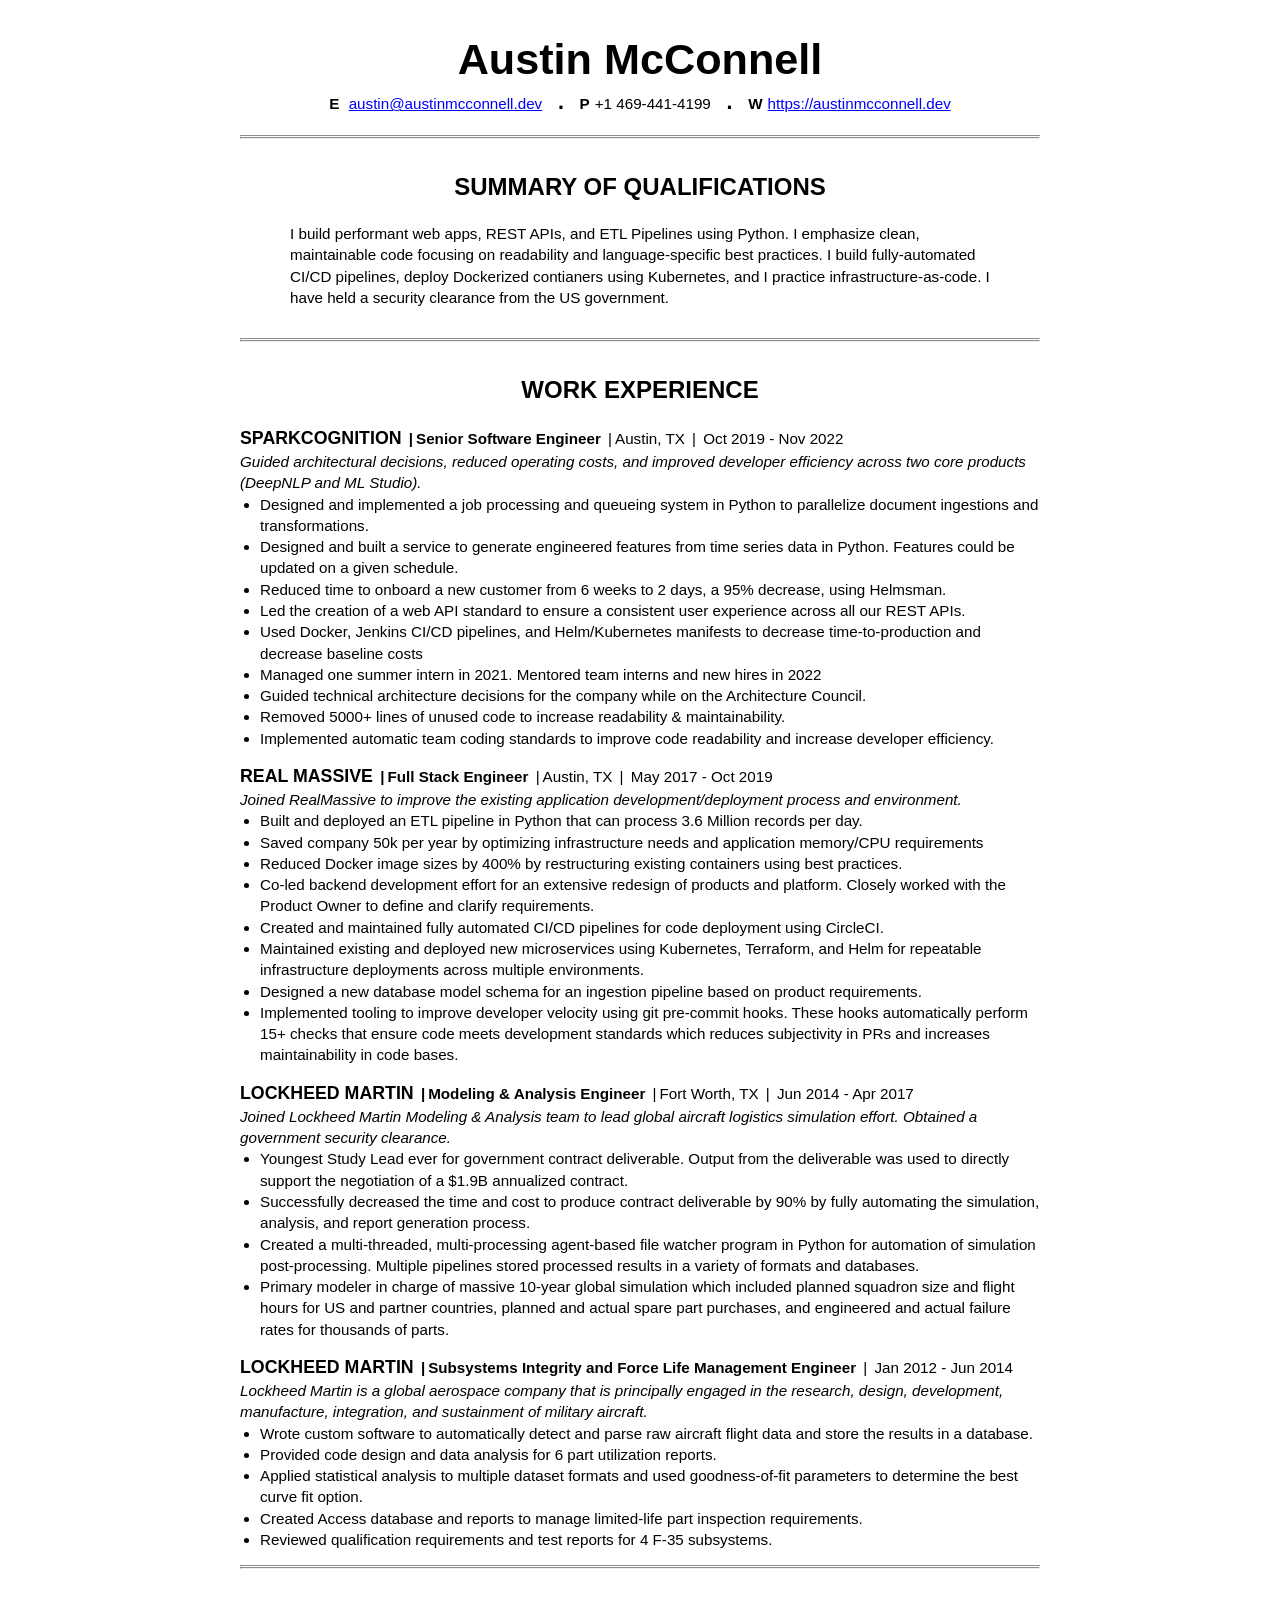
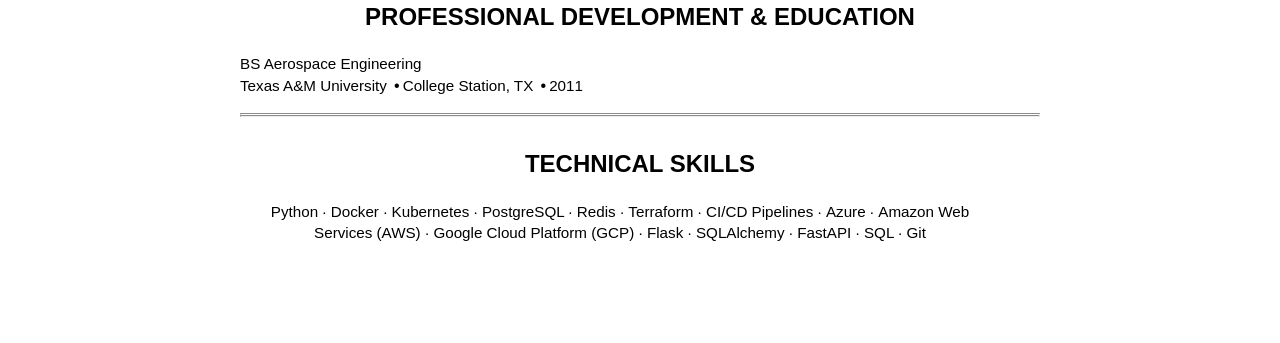
<file: resume/index.html>
<!doctype html>
<html>
    
    <head>
        <meta charset="utf-8">
        <meta name="viewport" content="width=device-width, user-scalable=no, minimal-ui">
        <title>Austin McConnell</title>
        <style>
            html {
	font-size: 12pt; /* 12pt == 16px == 100% */
}
body {
	background: #fff;
	/*font: 15px "Open Sans", Calibri, Helvetica, sans-serif;*/
	font-size: .95rem;
	font-family: Calibri, Helvetica, sans-serif;;
	line-height: 1.4;
	/*margin: 50px 0;*/
	margin-top: 0px;
	margin-bottom: 100px;
}
a, a:visited{
     color: blue;
}
em {
	color: #999;
}
p {
	line-height: 1.4;
}
ul {
	margin-bottom: 0;
}
section {
	margin-bottom: 2em;
}
blockquote {
	margin: 0;
	margin-bottom: 1em;
}
.item {
	margin-bottom: 1em;
}
#resume {
	margin: 0 auto;
	max-width: 800px;
	padding: 0 20px;
}

h1 {
	font-size: 2.7rem;
	text-align: center;
	max-height: 25px;
}

h2 {
	font-size: 1.5rem;
	text-align: center;
	text-transform: uppercase;
}

#work h3 {
	margin-bottom: 0px;
	display: inline;
	text-transform: uppercase;
}

span.position:before, span.location:before, span.date:before {
	content:'|';
	margin-left: 3px;
	margin-right: 3px;
}

#work span.position{
	font-weight: bold;
}

#basics hr.style2 {
	margin-bottom: 2em;
}

#basics .h3 {
	margin-top: 1.5em;
}

.dot{
	font-size: 2rem;
	vertical-align: middle;
	margin-left: 10px;
	margin-right: 10px;
}

#basics > div.contact {
	text-align: center;
}

hr.style2 {
	border-top: 3px double #8c8b8b;
}

#basics .contact strong {
	clear: both;
	margin-right: 5px;
	line-height: 1.3;
	width: 120px;
}

#basics > div.summary {
	margin-left: 50px;
	margin-right: 50px;
	margin-top: 10px;
	margin-bottom: 30px;
}

#work div > p {
	margin-top: 0px;
	margin-bottom: 0px;
	font-style: italic;
}

ul.highlights {
	margin-top: 0px;
	padding-left: 20px;
}

#skills .item {
	text-align: center;
	width: 95%
}


#education span.location:before, #education span.year:before{
	content:'\2022';
	margin-left: 3px;
	margin-right: 3px;
	font-size: 1rem;
	vertical-align: middle;
}


#skills ul.keywords {padding-inline-start: 0px;}
#skills ul li { list-style: none; display: inline;}
#skills ul li:after { content: " \00b7"; }
#skills ul li:last-child:after { content: none; }

@media print {
	html {
		font-size: 10pt; /* 12pt == 16px == 100% */
	}

	body {
		line-height: 1.2;
	}

	@page {
		size: auto;
		margin-top: 0;
		margin-bottom: 0;
	}
}
        </style>
    </head>
    
    <body>
        <div id="resume">
             <h1>Austin McConnell</h1>

            <section id="basics">
                <div class="contact"> <span class="email">
                        <strong>E</strong>
                        <a href="mailto:austin@austinmcconnell.dev">austin@austinmcconnell.dev</a>
                    </span>
 <span class="dot">&#183</span>
 <span class="phone"><strong>P</strong>+1 469-441-4199</span>

                    <span
                    class="dot">&#183</span> <span class="website"><strong>W</strong><a href="https://austinmcconnell.dev">https://austinmcconnell.dev</a></span>

                </div>
                <hr class="style2">
                 <h2>Summary of Qualifications</h2>

                <div class="summary">
                    <p>I build performant web apps, REST APIs, and ETL Pipelines using Python.
                        I emphasize clean, maintainable code focusing on readability and language-specific
                        best practices. I build fully-automated CI/CD pipelines, deploy Dockerized
                        contianers using Kubernetes, and I practice infrastructure-as-code. I have
                        held a security clearance from the US government.</p>
                </div>
                <hr class="style2">
            </section>
            <section id="work">
                 <h2>Work Experience</h2>

                <div class="item">
                     <h3 class="name">SparkCognition</h3>
 <span class="position">Senior Software Engineer</span>
 <span class="location">Austin, TX</span>

                    <span
                    class="date"> <span class="startDate">Oct 2019</span>
 <span class="endDate">- Nov 2022</span>
</span>
                        <div
                        class="summary">
                            <p>Guided architectural decisions, reduced operating costs, and improved
                                developer efficiency across two core products (DeepNLP and ML Studio).</p>
                </div>
                <ul class="highlights">
                    <li>Designed and implemented a job processing and queueing system in Python
                        to parallelize document ingestions and transformations.</li>
                    <li>Designed and built a service to generate engineered features from time
                        series data in Python. Features could be updated on a given schedule.</li>
                    <li>Reduced time to onboard a new customer from 6 weeks to 2 days, a 95% decrease,
                        using Helmsman.</li>
                    <li>Led the creation of a web API standard to ensure a consistent user experience
                        across all our REST APIs.</li>
                    <li>Used Docker, Jenkins CI/CD pipelines, and Helm/Kubernetes manifests to
                        decrease time-to-production and decrease baseline costs</li>
                    <li>Managed one summer intern in 2021. Mentored team interns and new hires
                        in 2022</li>
                    <li>Guided technical architecture decisions for the company while on the Architecture
                        Council.</li>
                    <li>Removed 5000+ lines of unused code to increase readability &amp; maintainability.</li>
                    <li>Implemented automatic team coding standards to improve code readability
                        and increase developer efficiency.</li>
                </ul>
        </div>
        <div class="item">
             <h3 class="name">Real Massive</h3>
 <span class="position">Full Stack Engineer</span>
 <span class="location">Austin, TX</span>

            <span
            class="date"> <span class="startDate">May 2017</span>
 <span class="endDate">- Oct 2019</span>
</span>
                <div
                class="summary">
                    <p>Joined RealMassive to improve the existing application development/deployment
                        process and environment.</p>
        </div>
        <ul class="highlights">
            <li>Built and deployed an ETL pipeline in Python that can process 3.6 Million
                records per day.</li>
            <li>Saved company 50k per year by optimizing infrastructure needs and application
                memory/CPU requirements</li>
            <li>Reduced Docker image sizes by 400% by restructuring existing containers
                using best practices.</li>
            <li>Co-led backend development effort for an extensive redesign of products
                and platform. Closely worked with the Product Owner to define and clarify
                requirements.</li>
            <li>Created and maintained fully automated CI/CD pipelines for code deployment
                using CircleCI.</li>
            <li>Maintained existing and deployed new microservices using Kubernetes, Terraform,
                and Helm for repeatable infrastructure deployments across multiple environments.</li>
            <li>Designed a new database model schema for an ingestion pipeline based on
                product requirements.</li>
            <li>Implemented tooling to improve developer velocity using git pre-commit
                hooks. These hooks automatically perform 15+ checks that ensure code meets
                development standards which reduces subjectivity in PRs and increases maintainability
                in code bases.</li>
        </ul>
        </div>
        <div class="item">
             <h3 class="name">Lockheed Martin</h3>
 <span class="position">Modeling &amp; Analysis Engineer</span>
 <span class="location">Fort Worth, TX</span>

            <span
            class="date"> <span class="startDate">Jun 2014</span>
 <span class="endDate">- Apr 2017</span>
</span>
                <div
                class="summary">
                    <p>Joined Lockheed Martin Modeling &amp; Analysis team to lead global aircraft
                        logistics simulation effort. Obtained a government security clearance.</p>
        </div>
        <ul class="highlights">
            <li>Youngest Study Lead ever for government contract deliverable. Output from
                the deliverable was used to directly support the negotiation of a $1.9B
                annualized contract.</li>
            <li>Successfully decreased the time and cost to produce contract deliverable
                by 90% by fully automating the simulation, analysis, and report generation
                process.</li>
            <li>Created a multi-threaded, multi-processing agent-based file watcher program
                in Python for automation of simulation post-processing. Multiple pipelines
                stored processed results in a variety of formats and databases.</li>
            <li>Primary modeler in charge of massive 10-year global simulation which included
                planned squadron size and flight hours for US and partner countries, planned
                and actual spare part purchases, and engineered and actual failure rates
                for thousands of parts.</li>
        </ul>
        </div>
        <div class="item">
             <h3 class="name">Lockheed Martin</h3>
 <span class="position">Subsystems Integrity and Force Life Management Engineer</span>

            <span
            class="date"> <span class="startDate">Jan 2012</span>
 <span class="endDate">- Jun 2014</span>
</span>
                <div
                class="summary">
                    <p>Lockheed Martin is a global aerospace company that is principally engaged
                        in the research, design, development, manufacture, integration, and sustainment
                        of military aircraft.</p>
        </div>
        <ul class="highlights">
            <li>Wrote custom software to automatically detect and parse raw aircraft flight
                data and store the results in a database.</li>
            <li>Provided code design and data analysis for 6 part utilization reports.</li>
            <li>Applied statistical analysis to multiple dataset formats and used goodness-of-fit
                parameters to determine the best curve fit option.</li>
            <li>Created Access database and reports to manage limited-life part inspection
                requirements.</li>
            <li>Reviewed qualification requirements and test reports for 4 F-35 subsystems.</li>
        </ul>
        </div>
        <hr class="style2">
        </section>
        <section id="education">
             <h2>Professional Development & Education</h2>

            <div class="item"> <span class="studyType">BS</span>
 <span class="area">Aerospace Engineering</span>

                <br> <span class="institution">Texas A&amp;M University</span>
 <span class="location">College Station, TX</span>

                <span
                class="year">2011</span>
            </div>
            <hr class="style2">
        </section>
        <section id="skills">
             <h2>Technical Skills</h2>

            <div class="item">
                <ul class="keywords">
                    <li>Python</li>
                    <li>Docker</li>
                    <li>Kubernetes</li>
                    <li>PostgreSQL</li>
                    <li>Redis</li>
                    <li>Terraform</li>
                    <li>CI/CD Pipelines</li>
                    <li>Azure</li>
                    <li>Amazon Web Services (AWS)</li>
                    <li>Google Cloud Platform (GCP)</li>
                    <li>Flask</li>
                    <li>SQLAlchemy</li>
                    <li>FastAPI</li>
                    <li>SQL</li>
                    <li>Git</li>
                </ul>
            </div>
        </section>
    </body>

</html>
</file>
